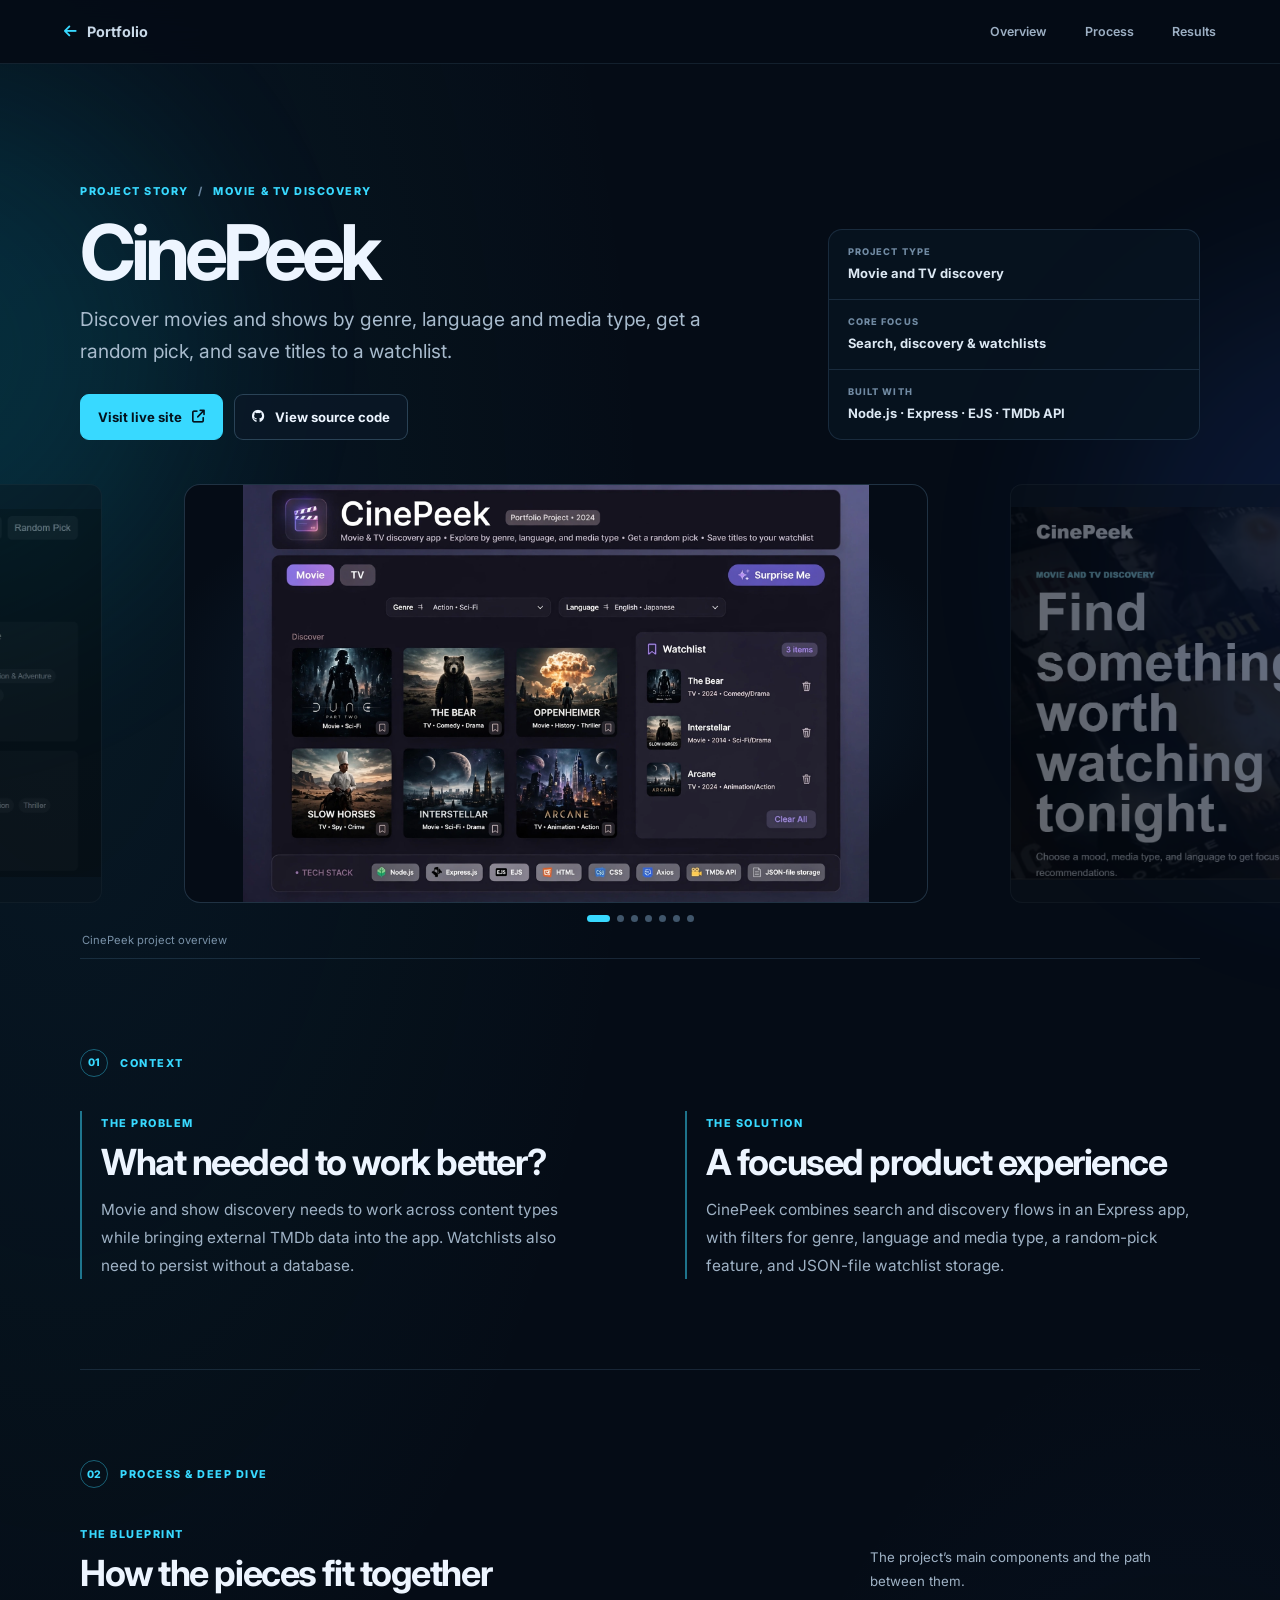
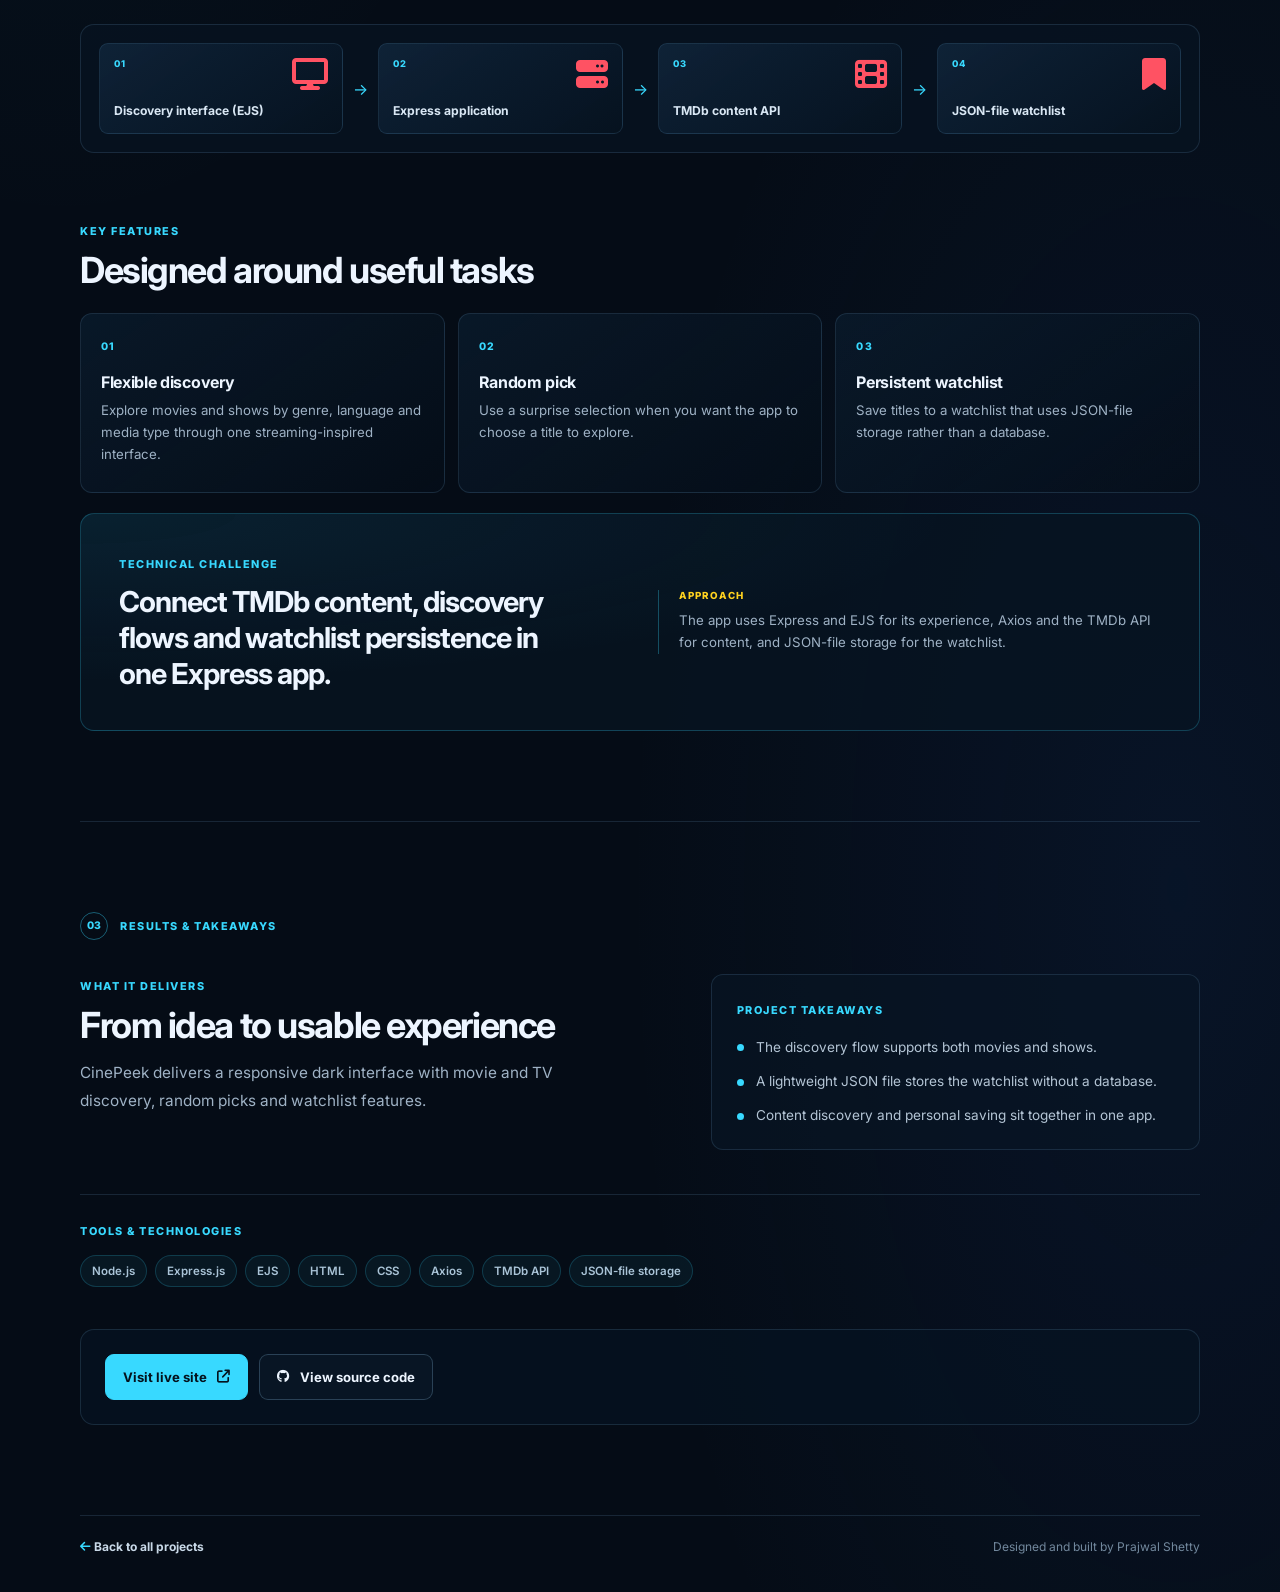
<file: cinepeek.html>
<!doctype html>
<html lang="en">

<head>
  <meta charset="UTF-8" />
  <meta name="viewport" content="width=device-width, initial-scale=1.0" />
  <meta name="description"
    content="Discover movies and shows by genre, language and media type, get a random pick, and save titles to a watchlist." />
  <meta name="theme-color" content="#06101d" />
  <title>CinePeek | Prajwal Shetty</title>
  <link rel="preconnect" href="https://fonts.googleapis.com" />
  <link rel="preconnect" href="https://fonts.gstatic.com" crossorigin />
  <link href="https://fonts.googleapis.com/css2?family=Inter:wght@400;500;600;700;800&display=swap" rel="stylesheet" />
  <link rel="stylesheet" href="https://cdnjs.cloudflare.com/ajax/libs/font-awesome/6.5.2/css/all.min.css" />
  <link rel="stylesheet" href="project-detail.css" />
</head>

<body>
  <div class="detail-page-glow detail-page-glow-a" aria-hidden="true"></div>
  <div class="detail-page-glow detail-page-glow-b" aria-hidden="true"></div>
  <nav class="project-detail-nav" aria-label="Project page navigation">
    <a class="back-to-portfolio" href="index.html#project"><i class="fa-solid fa-arrow-left"
        aria-hidden="true"></i><span>Portfolio</span></a>
    <div class="detail-nav-links"><a href="#overview">Overview</a><a href="#process">Process</a><a
        href="#results">Results</a></div>
  </nav>
  <main class="project-detail-main">
    <header class="detail-hero" id="overview">
      <div class="detail-hero-copy"><span class="detail-eyebrow">PROJECT STORY <span>/</span> MOVIE &amp; TV
          DISCOVERY</span>
        <h1>CinePeek</h1>
        <p class="detail-subtitle">Discover movies and shows by genre, language and media type, get a random pick, and
          save titles to a watchlist.</p>
        <div class="detail-hero-actions">
          <a class="detail-button primary" href="https://cinepeek.onrender.com" target="_blank" rel="noopener">Visit
            live site <i class="fa-solid fa-arrow-up-right-from-square" aria-hidden="true"></i></a>
          <a class="detail-button secondary" href="https://github.com/PrajwalShetty-114/CinePeek" target="_blank"
            rel="noopener"><i class="fa-brands fa-github" aria-hidden="true"></i> View source code</a>
        </div>
      </div>
      <div class="detail-meta" aria-label="Project overview">
        <div><span>PROJECT TYPE</span><b>Movie and TV discovery</b></div>
        <div><span>CORE FOCUS</span><b>Search, discovery &amp; watchlists</b></div>
        <div><span>BUILT WITH</span><b>Node.js · Express · EJS · TMDb API</b></div>
      </div>
    </header>
    <figure class="detail-hero-visual" data-project-carousel="cinepeek">
      <div class="detail-carousel-stage">
        <img class="carousel-preview carousel-preview-previous" data-carousel-previous-preview alt="" aria-hidden="true" />
        <button class="detail-image-trigger" type="button" data-lightbox-trigger
        aria-label="Enlarge project screenshot"><img src="assets/CinePeek.jpg"
          alt="CinePeek movie and TV discovery dashboard with genre filters and a watchlist"
          fetchpriority="high" /><span class="image-expand-hint"><i
            class="fa-solid fa-up-right-and-down-left-from-center" aria-hidden="true"></i> View full
          image</span></button>
        <img class="carousel-preview carousel-preview-next" data-carousel-next-preview alt="" aria-hidden="true" />
      </div>
      <div class="detail-carousel-controls" aria-label="Project screenshots">
        <div class="carousel-pagination" data-carousel-pagination></div>
      </div>
      <figcaption>Movie &amp; TV Discovery · project interface</figcaption>
    </figure>
    <section class="detail-section" id="context">
      <div class="detail-section-label"><span>01</span> CONTEXT</div>
      <div class="detail-context-grid">
        <article><span class="detail-overline">THE PROBLEM</span>
          <h2>What needed to work better?</h2>
          <p>Movie and show discovery needs to work across content types while bringing external TMDb data into the app.
            Watchlists also need to persist without a database.</p>
        </article>
        <article><span class="detail-overline">THE SOLUTION</span>
          <h2>A focused product experience</h2>
          <p>CinePeek combines search and discovery flows in an Express app, with filters for genre, language and media
            type, a random-pick feature, and JSON-file watchlist storage.</p>
        </article>
      </div>
    </section>
    <section class="detail-section" id="process">
      <div class="detail-section-label"><span>02</span> PROCESS &amp; DEEP DIVE</div>
      <div class="detail-section-heading">
        <div><span class="detail-overline">THE BLUEPRINT</span>
          <h2>How the pieces fit together</h2>
        </div>
        <p>The project’s main components and the path between them.</p>
      </div>
      <div class="detail-flow" aria-label="Project component flow">
        <div class="detail-flow-node"><span>01</span><i class="fa-solid fa-display" aria-hidden="true"></i><b>Discovery interface (EJS)</b></div><span
          class="detail-flow-arrow" aria-hidden="true">→</span>
        <div class="detail-flow-node"><span>02</span><i class="fa-solid fa-server" aria-hidden="true"></i><b>Express application</b></div><span class="detail-flow-arrow"
          aria-hidden="true">→</span>
        <div class="detail-flow-node"><span>03</span><i class="fa-solid fa-film" aria-hidden="true"></i><b>TMDb content API</b></div><span class="detail-flow-arrow"
          aria-hidden="true">→</span>
        <div class="detail-flow-node"><span>04</span><i class="fa-solid fa-bookmark" aria-hidden="true"></i><b>JSON-file watchlist</b></div>
      </div>
      <div class="detail-feature-heading"><span class="detail-overline">KEY FEATURES</span>
        <h2>Designed around useful tasks</h2>
      </div>
      <div class="detail-feature-grid">
        <article class="detail-feature"><span class="detail-feature-number">01</span>
          <h3>Flexible discovery</h3>
          <p>Explore movies and shows by genre, language and media type through one streaming-inspired interface.</p>
        </article>
        <article class="detail-feature"><span class="detail-feature-number">02</span>
          <h3>Random pick</h3>
          <p>Use a surprise selection when you want the app to choose a title to explore.</p>
        </article>
        <article class="detail-feature"><span class="detail-feature-number">03</span>
          <h3>Persistent watchlist</h3>
          <p>Save titles to a watchlist that uses JSON-file storage rather than a database.</p>
        </article>
      </div>
      <article class="detail-challenge">
        <div><span class="detail-overline">TECHNICAL CHALLENGE</span>
          <h2>Connect TMDb content, discovery flows and watchlist persistence in one Express app.</h2>
        </div>
        <div class="detail-approach"><span>APPROACH</span>
          <p>The app uses Express and EJS for its experience, Axios and the TMDb API for content, and JSON-file storage
            for the watchlist.</p>
        </div>
      </article>
    </section>
    <section class="detail-section detail-results" id="results">
      <div class="detail-section-label"><span>03</span> RESULTS &amp; TAKEAWAYS</div>
      <div class="detail-results-grid">
        <article class="detail-result-copy"><span class="detail-overline">WHAT IT DELIVERS</span>
          <h2>From idea to usable experience</h2>
          <p>CinePeek delivers a responsive dark interface with movie and TV discovery, random picks and watchlist
            features.</p>
        </article>
        <article class="detail-takeaway"><span class="detail-overline">PROJECT TAKEAWAYS</span>
          <ul>
            <li>The discovery flow supports both movies and shows.</li>
            <li>A lightweight JSON file stores the watchlist without a database.</li>
            <li>Content discovery and personal saving sit together in one app.</li>
          </ul>
        </article>
      </div>
      <div class="detail-stack"><span class="detail-overline">TOOLS &amp; TECHNOLOGIES</span>
        <div class="detail-tags">
          <span>Node.js</span><span>Express.js</span><span>EJS</span><span>HTML</span><span>CSS</span><span>Axios</span><span>TMDb
            API</span><span>JSON-file storage</span></div>
      </div>
      <div class="detail-bottom-links">
        <div class="detail-hero-actions">
          <a class="detail-button primary" href="https://cinepeek.onrender.com" target="_blank" rel="noopener">Visit
            live site <i class="fa-solid fa-arrow-up-right-from-square" aria-hidden="true"></i></a>
          <a class="detail-button secondary" href="https://github.com/PrajwalShetty-114/CinePeek" target="_blank"
            rel="noopener"><i class="fa-brands fa-github" aria-hidden="true"></i> View source code</a>
        </div>
      </div>
    </section>
  </main>
  <footer class="project-detail-footer"><a href="index.html#project"><i class="fa-solid fa-arrow-left"
        aria-hidden="true"></i> Back to all projects</a><span>Designed and built by Prajwal Shetty</span></footer>
  <dialog class="project-lightbox" id="projectLightbox" aria-label="Enlarged project screenshot"><button type="button"
      class="lightbox-close" data-lightbox-close aria-label="Close enlarged image"><i class="fa-solid fa-xmark"
        aria-hidden="true"></i></button><img src="assets/CinePeek.jpg"
      alt="CinePeek movie and TV discovery dashboard with genre filters and a watchlist" /></dialog>
  <script src="project-detail.js" defer></script>
</body>

</html>
</file>
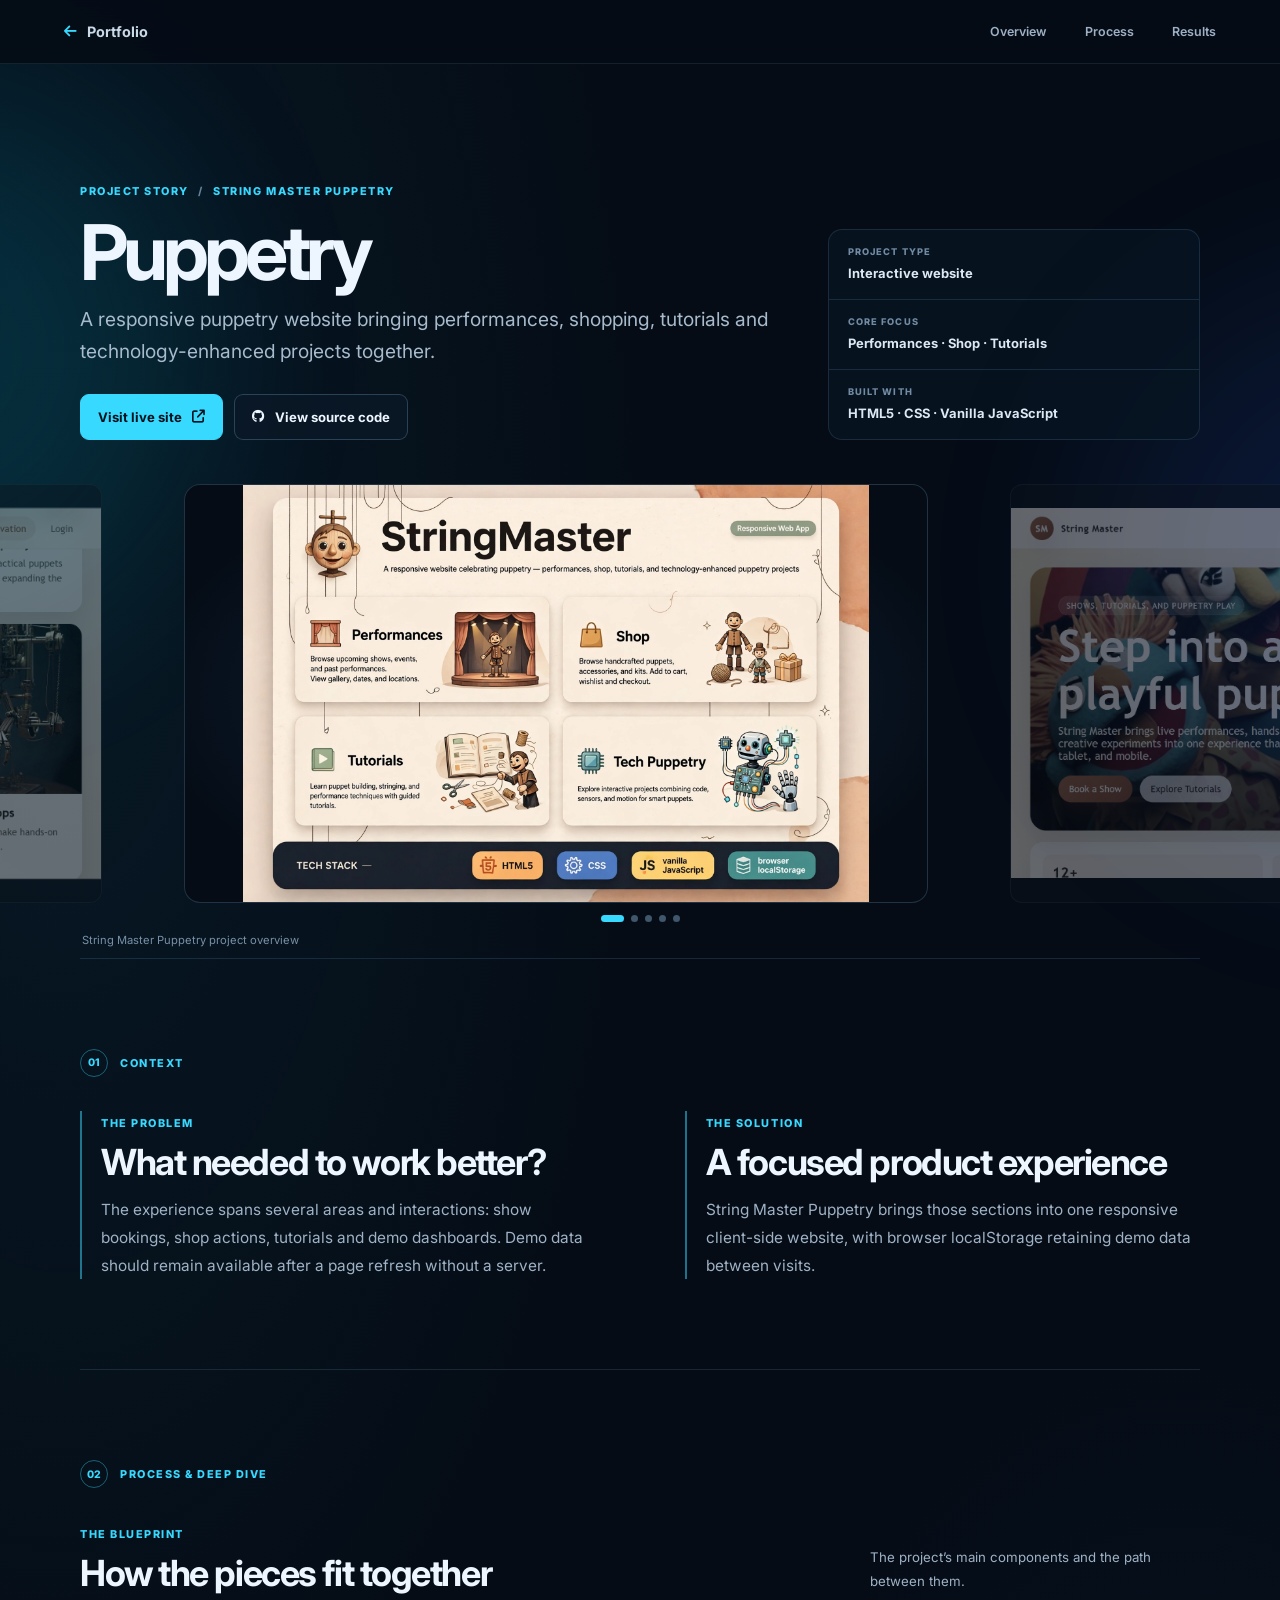
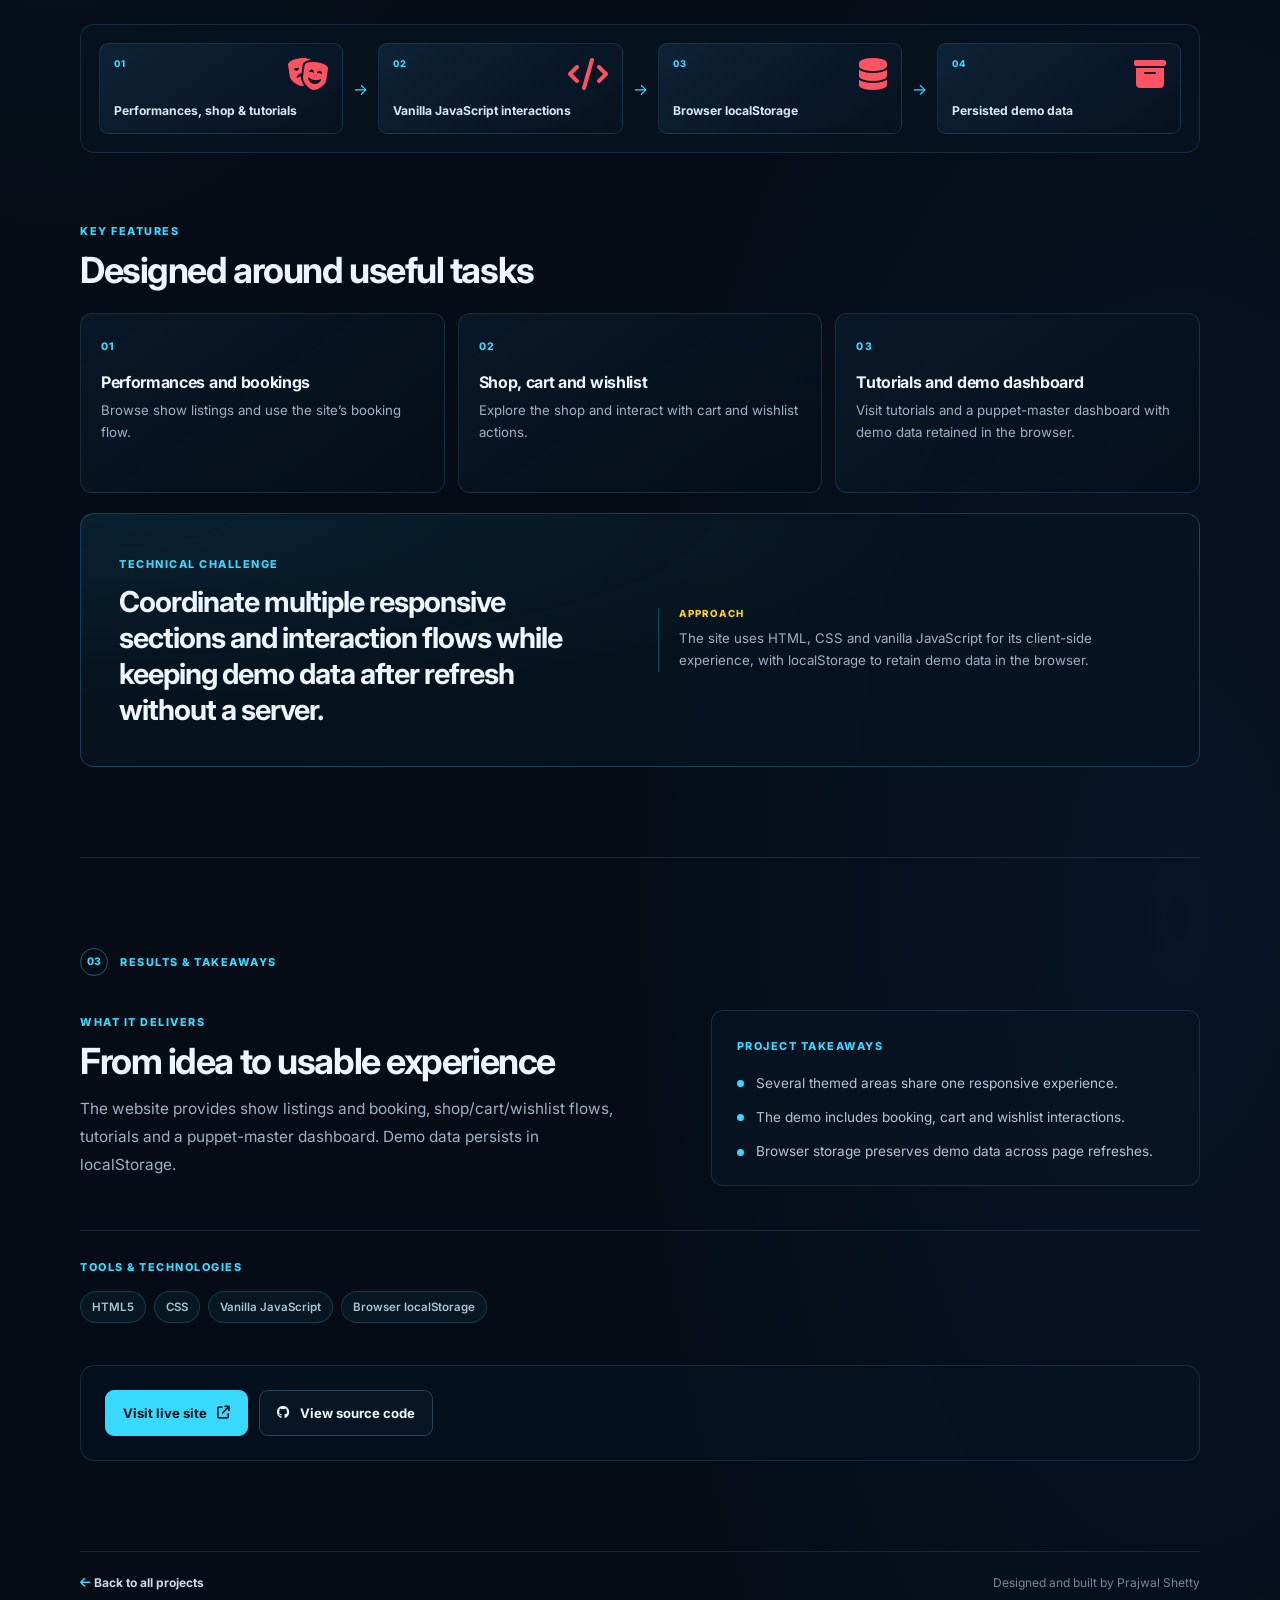
<file: puppetry.html>
<!doctype html>
<html lang="en">
<head>
  <meta charset="UTF-8" />
  <meta name="viewport" content="width=device-width, initial-scale=1.0" />
  <meta name="description" content="A responsive puppetry website bringing performances, shopping, tutorials and technology-enhanced projects together." />
  <meta name="theme-color" content="#06101d" />
  <title>Puppetry | Prajwal Shetty</title>
  <link rel="preconnect" href="https://fonts.googleapis.com" />
  <link rel="preconnect" href="https://fonts.gstatic.com" crossorigin />
  <link href="https://fonts.googleapis.com/css2?family=Inter:wght@400;500;600;700;800&display=swap" rel="stylesheet" />
  <link rel="stylesheet" href="https://cdnjs.cloudflare.com/ajax/libs/font-awesome/6.5.2/css/all.min.css" />
  <link rel="stylesheet" href="project-detail.css" />
</head>
<body>
  <div class="detail-page-glow detail-page-glow-a" aria-hidden="true"></div><div class="detail-page-glow detail-page-glow-b" aria-hidden="true"></div>
  <nav class="project-detail-nav" aria-label="Project page navigation">
    <a class="back-to-portfolio" href="index.html#project"><i class="fa-solid fa-arrow-left" aria-hidden="true"></i><span>Portfolio</span></a>
    <div class="detail-nav-links"><a href="#overview">Overview</a><a href="#process">Process</a><a href="#results">Results</a></div>
  </nav>
  <main class="project-detail-main">
    <header class="detail-hero" id="overview">
      <div class="detail-hero-copy"><span class="detail-eyebrow">PROJECT STORY <span>/</span> STRING MASTER PUPPETRY</span>
        <h1>Puppetry</h1><p class="detail-subtitle">A responsive puppetry website bringing performances, shopping, tutorials and technology-enhanced projects together.</p><div class="detail-hero-actions">
          <a class="detail-button primary" href="https://prajwalshetty-114.github.io/Puppetries/" target="_blank" rel="noopener">Visit live site <i class="fa-solid fa-arrow-up-right-from-square" aria-hidden="true"></i></a>
          <a class="detail-button secondary" href="https://github.com/PrajwalShetty-114/Puppetries" target="_blank" rel="noopener"><i class="fa-brands fa-github" aria-hidden="true"></i> View source code</a>
        </div>
      </div>
      <div class="detail-meta" aria-label="Project overview">
        <div><span>PROJECT TYPE</span><b>Interactive website</b></div><div><span>CORE FOCUS</span><b>Performances · Shop · Tutorials</b></div><div><span>BUILT WITH</span><b>HTML5 · CSS · Vanilla JavaScript</b></div>
      </div>
    </header>
    <figure class="detail-hero-visual" data-project-carousel="puppetry">
      <div class="detail-carousel-stage">
        <img class="carousel-preview carousel-preview-previous" data-carousel-previous-preview alt="" aria-hidden="true" />
        <button class="detail-image-trigger" type="button" data-lightbox-trigger aria-label="Enlarge project screenshot"><img src="assets/Puppetry.jpg" alt="String Master Puppetry website featuring performances, tutorials, and a puppet-master dashboard" fetchpriority="high" /><span class="image-expand-hint"><i class="fa-solid fa-up-right-and-down-left-from-center" aria-hidden="true"></i> View full image</span></button>
        <img class="carousel-preview carousel-preview-next" data-carousel-next-preview alt="" aria-hidden="true" />
      </div>
      <div class="detail-carousel-controls" aria-label="Project screenshots">
        <div class="carousel-pagination" data-carousel-pagination></div>
      </div>
      <figcaption>String Master Puppetry · project interface</figcaption>
    </figure>
    <section class="detail-section" id="context">
      <div class="detail-section-label"><span>01</span> CONTEXT</div>
      <div class="detail-context-grid"><article><span class="detail-overline">THE PROBLEM</span><h2>What needed to work better?</h2><p>The experience spans several areas and interactions: show bookings, shop actions, tutorials and demo dashboards. Demo data should remain available after a page refresh without a server.</p></article><article><span class="detail-overline">THE SOLUTION</span><h2>A focused product experience</h2><p>String Master Puppetry brings those sections into one responsive client-side website, with browser localStorage retaining demo data between visits.</p></article></div>
    </section>
    <section class="detail-section" id="process">
      <div class="detail-section-label"><span>02</span> PROCESS &amp; DEEP DIVE</div>
      <div class="detail-section-heading"><div><span class="detail-overline">THE BLUEPRINT</span><h2>How the pieces fit together</h2></div><p>The project’s main components and the path between them.</p></div>
      <div class="detail-flow" aria-label="Project component flow"><div class="detail-flow-node"><span>01</span><i class="fa-solid fa-masks-theater" aria-hidden="true"></i><b>Performances, shop &amp; tutorials</b></div><span class="detail-flow-arrow" aria-hidden="true">→</span><div class="detail-flow-node"><span>02</span><i class="fa-solid fa-code" aria-hidden="true"></i><b>Vanilla JavaScript interactions</b></div><span class="detail-flow-arrow" aria-hidden="true">→</span><div class="detail-flow-node"><span>03</span><i class="fa-solid fa-database" aria-hidden="true"></i><b>Browser localStorage</b></div><span class="detail-flow-arrow" aria-hidden="true">→</span><div class="detail-flow-node"><span>04</span><i class="fa-solid fa-box-archive" aria-hidden="true"></i><b>Persisted demo data</b></div></div>
      <div class="detail-feature-heading"><span class="detail-overline">KEY FEATURES</span><h2>Designed around useful tasks</h2></div>
      <div class="detail-feature-grid"><article class="detail-feature"><span class="detail-feature-number">01</span><h3>Performances and bookings</h3><p>Browse show listings and use the site’s booking flow.</p></article><article class="detail-feature"><span class="detail-feature-number">02</span><h3>Shop, cart and wishlist</h3><p>Explore the shop and interact with cart and wishlist actions.</p></article><article class="detail-feature"><span class="detail-feature-number">03</span><h3>Tutorials and demo dashboard</h3><p>Visit tutorials and a puppet-master dashboard with demo data retained in the browser.</p></article></div>
      <article class="detail-challenge"><div><span class="detail-overline">TECHNICAL CHALLENGE</span><h2>Coordinate multiple responsive sections and interaction flows while keeping demo data after refresh without a server.</h2></div><div class="detail-approach"><span>APPROACH</span><p>The site uses HTML, CSS and vanilla JavaScript for its client-side experience, with localStorage to retain demo data in the browser.</p></div></article>
    </section>
    <section class="detail-section detail-results" id="results">
      <div class="detail-section-label"><span>03</span> RESULTS &amp; TAKEAWAYS</div>
      <div class="detail-results-grid"><article class="detail-result-copy"><span class="detail-overline">WHAT IT DELIVERS</span><h2>From idea to usable experience</h2><p>The website provides show listings and booking, shop/cart/wishlist flows, tutorials and a puppet-master dashboard. Demo data persists in localStorage.</p></article><article class="detail-takeaway"><span class="detail-overline">PROJECT TAKEAWAYS</span><ul><li>Several themed areas share one responsive experience.</li><li>The demo includes booking, cart and wishlist interactions.</li><li>Browser storage preserves demo data across page refreshes.</li></ul></article></div>
      <div class="detail-stack"><span class="detail-overline">TOOLS &amp; TECHNOLOGIES</span><div class="detail-tags"><span>HTML5</span><span>CSS</span><span>Vanilla JavaScript</span><span>Browser localStorage</span></div></div>
      <div class="detail-bottom-links"><div class="detail-hero-actions">
          <a class="detail-button primary" href="https://prajwalshetty-114.github.io/Puppetries/" target="_blank" rel="noopener">Visit live site <i class="fa-solid fa-arrow-up-right-from-square" aria-hidden="true"></i></a>
          <a class="detail-button secondary" href="https://github.com/PrajwalShetty-114/Puppetries" target="_blank" rel="noopener"><i class="fa-brands fa-github" aria-hidden="true"></i> View source code</a>
        </div></div>
    </section>
  </main>
  <footer class="project-detail-footer"><a href="index.html#project"><i class="fa-solid fa-arrow-left" aria-hidden="true"></i> Back to all projects</a><span>Designed and built by Prajwal Shetty</span></footer>
  <dialog class="project-lightbox" id="projectLightbox" aria-label="Enlarged project screenshot"><button type="button" class="lightbox-close" data-lightbox-close aria-label="Close enlarged image"><i class="fa-solid fa-xmark" aria-hidden="true"></i></button><img src="assets/Puppetry.jpg" alt="String Master Puppetry website featuring performances, tutorials, and a puppet-master dashboard" /></dialog>
  <script src="project-detail.js" defer></script>
</body>
</html>
</file>
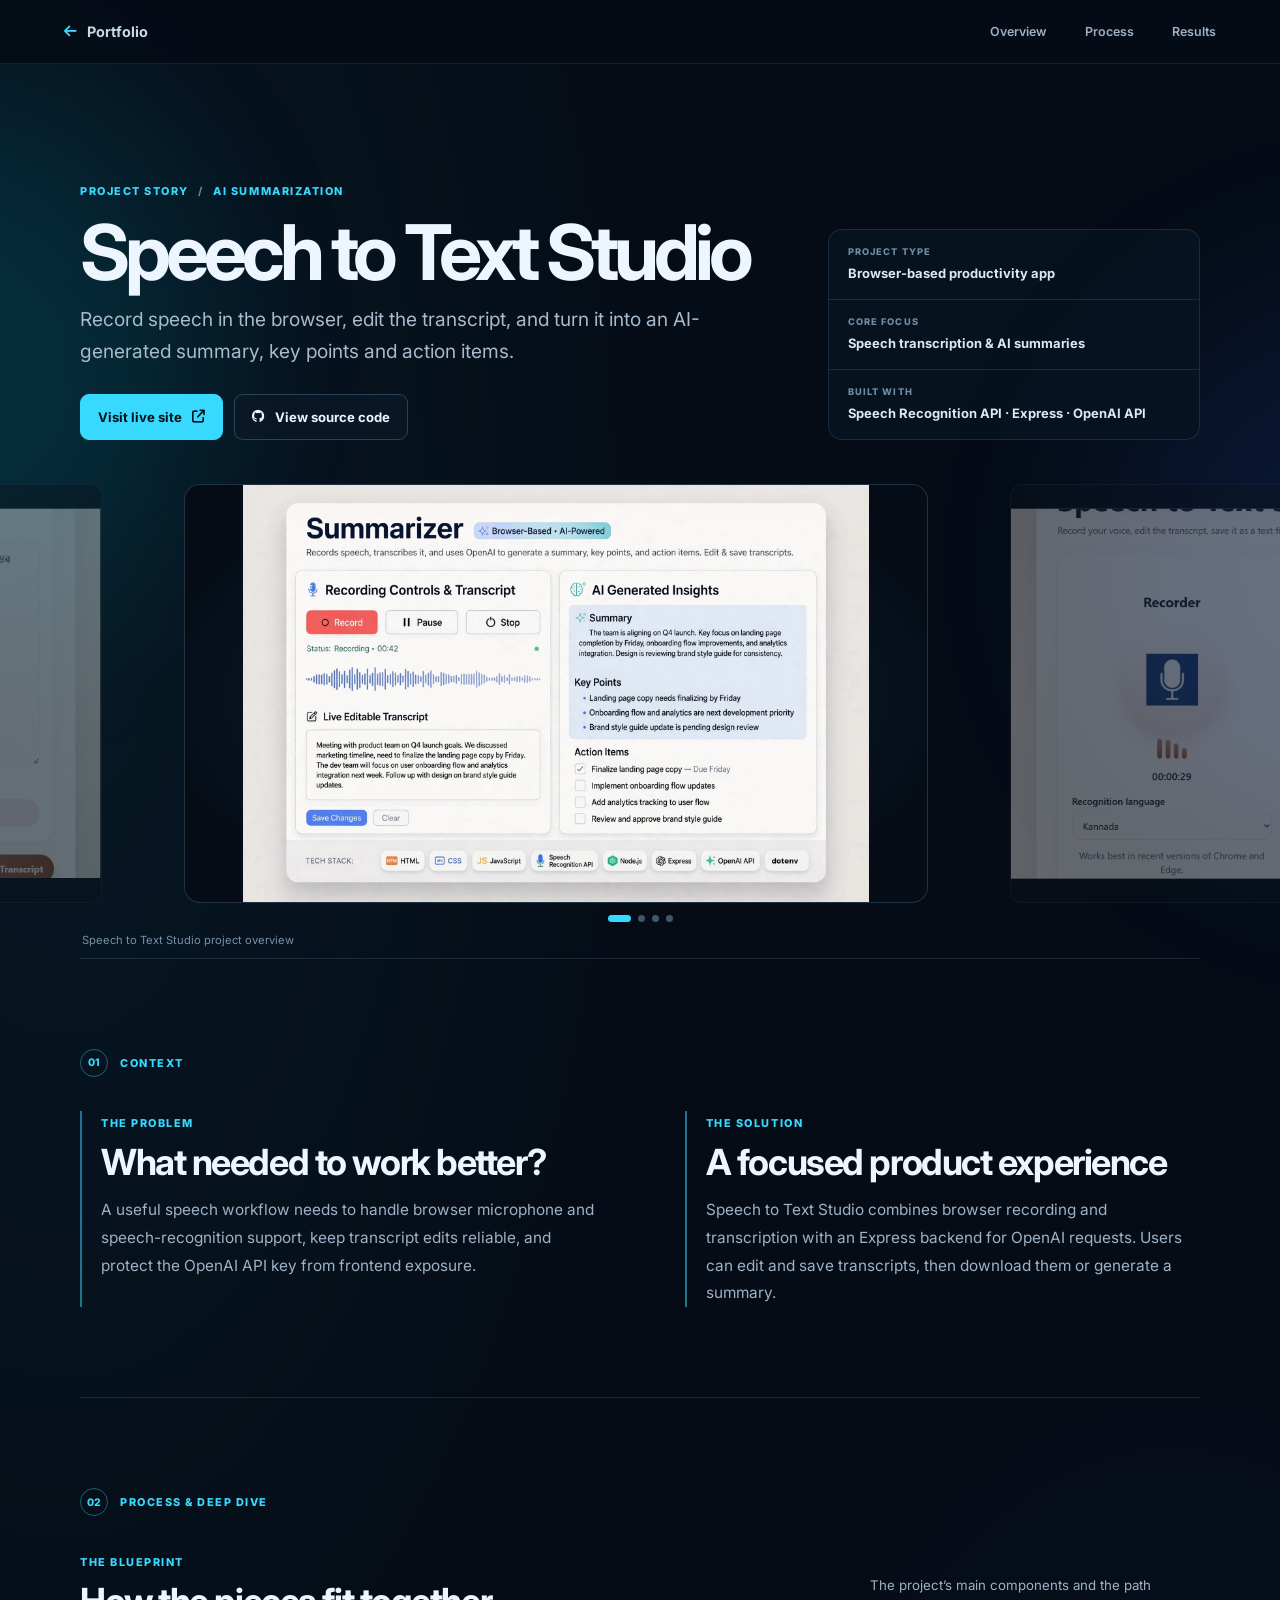
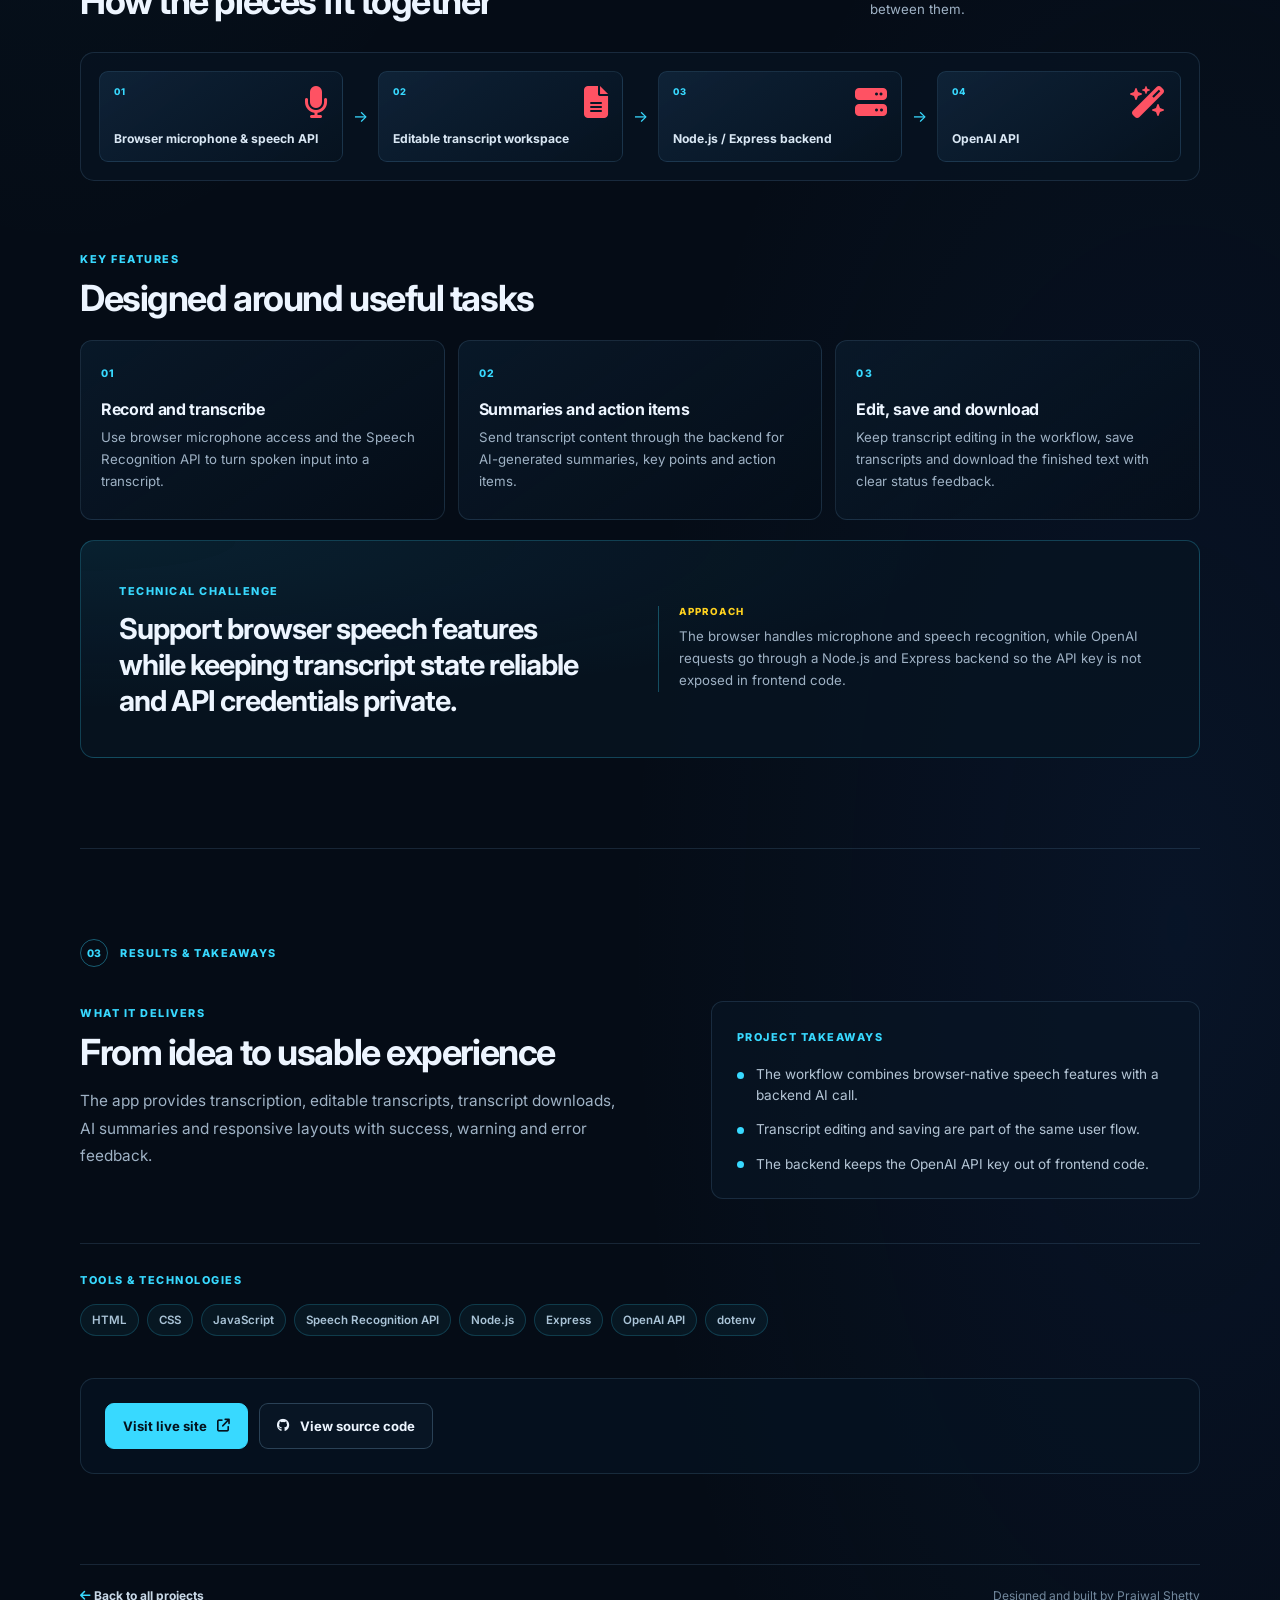
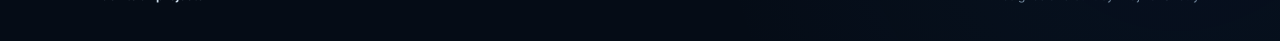
<file: speech-to-text-studio.html>
<!doctype html>
<html lang="en">
<head>
  <meta charset="UTF-8" />
  <meta name="viewport" content="width=device-width, initial-scale=1.0" />
  <meta name="description" content="Record speech in the browser, edit the transcript, and turn it into an AI-generated summary, key points and action items." />
  <meta name="theme-color" content="#06101d" />
  <title>Speech to Text Studio | Prajwal Shetty</title>
  <link rel="preconnect" href="https://fonts.googleapis.com" />
  <link rel="preconnect" href="https://fonts.gstatic.com" crossorigin />
  <link href="https://fonts.googleapis.com/css2?family=Inter:wght@400;500;600;700;800&display=swap" rel="stylesheet" />
  <link rel="stylesheet" href="https://cdnjs.cloudflare.com/ajax/libs/font-awesome/6.5.2/css/all.min.css" />
  <link rel="stylesheet" href="project-detail.css" />
</head>
<body>
  <div class="detail-page-glow detail-page-glow-a" aria-hidden="true"></div><div class="detail-page-glow detail-page-glow-b" aria-hidden="true"></div>
  <nav class="project-detail-nav" aria-label="Project page navigation">
    <a class="back-to-portfolio" href="index.html#project"><i class="fa-solid fa-arrow-left" aria-hidden="true"></i><span>Portfolio</span></a>
    <div class="detail-nav-links"><a href="#overview">Overview</a><a href="#process">Process</a><a href="#results">Results</a></div>
  </nav>
  <main class="project-detail-main">
    <header class="detail-hero" id="overview">
      <div class="detail-hero-copy"><span class="detail-eyebrow">PROJECT STORY <span>/</span> AI SUMMARIZATION</span>
        <h1>Speech to Text Studio</h1><p class="detail-subtitle">Record speech in the browser, edit the transcript, and turn it into an AI-generated summary, key points and action items.</p><div class="detail-hero-actions">
          <a class="detail-button primary" href="https://speech-to-text-studio.onrender.com" target="_blank" rel="noopener">Visit live site <i class="fa-solid fa-arrow-up-right-from-square" aria-hidden="true"></i></a>
          <a class="detail-button secondary" href="https://github.com/PrajwalShetty-114/Mini_Project_Final" target="_blank" rel="noopener"><i class="fa-brands fa-github" aria-hidden="true"></i> View source code</a>
        </div>
      </div>
      <div class="detail-meta" aria-label="Project overview">
        <div><span>PROJECT TYPE</span><b>Browser-based productivity app</b></div><div><span>CORE FOCUS</span><b>Speech transcription &amp; AI summaries</b></div><div><span>BUILT WITH</span><b>Speech Recognition API · Express · OpenAI API</b></div>
      </div>
    </header>
    <figure class="detail-hero-visual" data-project-carousel="speech">
      <div class="detail-carousel-stage">
        <img class="carousel-preview carousel-preview-previous" data-carousel-previous-preview alt="" aria-hidden="true" />
        <button class="detail-image-trigger" type="button" data-lightbox-trigger aria-label="Enlarge project screenshot"><img src="assets/AI_Summarization.jpg" alt="Speech to Text Studio interface with recording controls, an editable transcript, and AI summary" fetchpriority="high" /><span class="image-expand-hint"><i class="fa-solid fa-up-right-and-down-left-from-center" aria-hidden="true"></i> View full image</span></button>
        <img class="carousel-preview carousel-preview-next" data-carousel-next-preview alt="" aria-hidden="true" />
      </div>
      <div class="detail-carousel-controls" aria-label="Project screenshots">
        <div class="carousel-pagination" data-carousel-pagination></div>
      </div>
      <figcaption>AI Summarization · project interface</figcaption>
    </figure>
    <section class="detail-section" id="context">
      <div class="detail-section-label"><span>01</span> CONTEXT</div>
      <div class="detail-context-grid"><article><span class="detail-overline">THE PROBLEM</span><h2>What needed to work better?</h2><p>A useful speech workflow needs to handle browser microphone and speech-recognition support, keep transcript edits reliable, and protect the OpenAI API key from frontend exposure.</p></article><article><span class="detail-overline">THE SOLUTION</span><h2>A focused product experience</h2><p>Speech to Text Studio combines browser recording and transcription with an Express backend for OpenAI requests. Users can edit and save transcripts, then download them or generate a summary.</p></article></div>
    </section>
    <section class="detail-section" id="process">
      <div class="detail-section-label"><span>02</span> PROCESS &amp; DEEP DIVE</div>
      <div class="detail-section-heading"><div><span class="detail-overline">THE BLUEPRINT</span><h2>How the pieces fit together</h2></div><p>The project’s main components and the path between them.</p></div>
      <div class="detail-flow" aria-label="Project component flow"><div class="detail-flow-node"><span>01</span><i class="fa-solid fa-microphone" aria-hidden="true"></i><b>Browser microphone &amp; speech API</b></div><span class="detail-flow-arrow" aria-hidden="true">→</span><div class="detail-flow-node"><span>02</span><i class="fa-solid fa-file-lines" aria-hidden="true"></i><b>Editable transcript workspace</b></div><span class="detail-flow-arrow" aria-hidden="true">→</span><div class="detail-flow-node"><span>03</span><i class="fa-solid fa-server" aria-hidden="true"></i><b>Node.js / Express backend</b></div><span class="detail-flow-arrow" aria-hidden="true">→</span><div class="detail-flow-node"><span>04</span><i class="fa-solid fa-wand-magic-sparkles" aria-hidden="true"></i><b>OpenAI API</b></div></div>
      <div class="detail-feature-heading"><span class="detail-overline">KEY FEATURES</span><h2>Designed around useful tasks</h2></div>
      <div class="detail-feature-grid"><article class="detail-feature"><span class="detail-feature-number">01</span><h3>Record and transcribe</h3><p>Use browser microphone access and the Speech Recognition API to turn spoken input into a transcript.</p></article><article class="detail-feature"><span class="detail-feature-number">02</span><h3>Summaries and action items</h3><p>Send transcript content through the backend for AI-generated summaries, key points and action items.</p></article><article class="detail-feature"><span class="detail-feature-number">03</span><h3>Edit, save and download</h3><p>Keep transcript editing in the workflow, save transcripts and download the finished text with clear status feedback.</p></article></div>
      <article class="detail-challenge"><div><span class="detail-overline">TECHNICAL CHALLENGE</span><h2>Support browser speech features while keeping transcript state reliable and API credentials private.</h2></div><div class="detail-approach"><span>APPROACH</span><p>The browser handles microphone and speech recognition, while OpenAI requests go through a Node.js and Express backend so the API key is not exposed in frontend code.</p></div></article>
    </section>
    <section class="detail-section detail-results" id="results">
      <div class="detail-section-label"><span>03</span> RESULTS &amp; TAKEAWAYS</div>
      <div class="detail-results-grid"><article class="detail-result-copy"><span class="detail-overline">WHAT IT DELIVERS</span><h2>From idea to usable experience</h2><p>The app provides transcription, editable transcripts, transcript downloads, AI summaries and responsive layouts with success, warning and error feedback.</p></article><article class="detail-takeaway"><span class="detail-overline">PROJECT TAKEAWAYS</span><ul><li>The workflow combines browser-native speech features with a backend AI call.</li><li>Transcript editing and saving are part of the same user flow.</li><li>The backend keeps the OpenAI API key out of frontend code.</li></ul></article></div>
      <div class="detail-stack"><span class="detail-overline">TOOLS &amp; TECHNOLOGIES</span><div class="detail-tags"><span>HTML</span><span>CSS</span><span>JavaScript</span><span>Speech Recognition API</span><span>Node.js</span><span>Express</span><span>OpenAI API</span><span>dotenv</span></div></div>
      <div class="detail-bottom-links"><div class="detail-hero-actions">
          <a class="detail-button primary" href="https://speech-to-text-studio.onrender.com" target="_blank" rel="noopener">Visit live site <i class="fa-solid fa-arrow-up-right-from-square" aria-hidden="true"></i></a>
          <a class="detail-button secondary" href="https://github.com/PrajwalShetty-114/Mini_Project_Final" target="_blank" rel="noopener"><i class="fa-brands fa-github" aria-hidden="true"></i> View source code</a>
        </div></div>
    </section>
  </main>
  <footer class="project-detail-footer"><a href="index.html#project"><i class="fa-solid fa-arrow-left" aria-hidden="true"></i> Back to all projects</a><span>Designed and built by Prajwal Shetty</span></footer>
  <dialog class="project-lightbox" id="projectLightbox" aria-label="Enlarged project screenshot"><button type="button" class="lightbox-close" data-lightbox-close aria-label="Close enlarged image"><i class="fa-solid fa-xmark" aria-hidden="true"></i></button><img src="assets/AI_Summarization.jpg" alt="Speech to Text Studio interface with recording controls, an editable transcript, and AI summary" /></dialog>
  <script src="project-detail.js" defer></script>
</body>
</html>
</file>
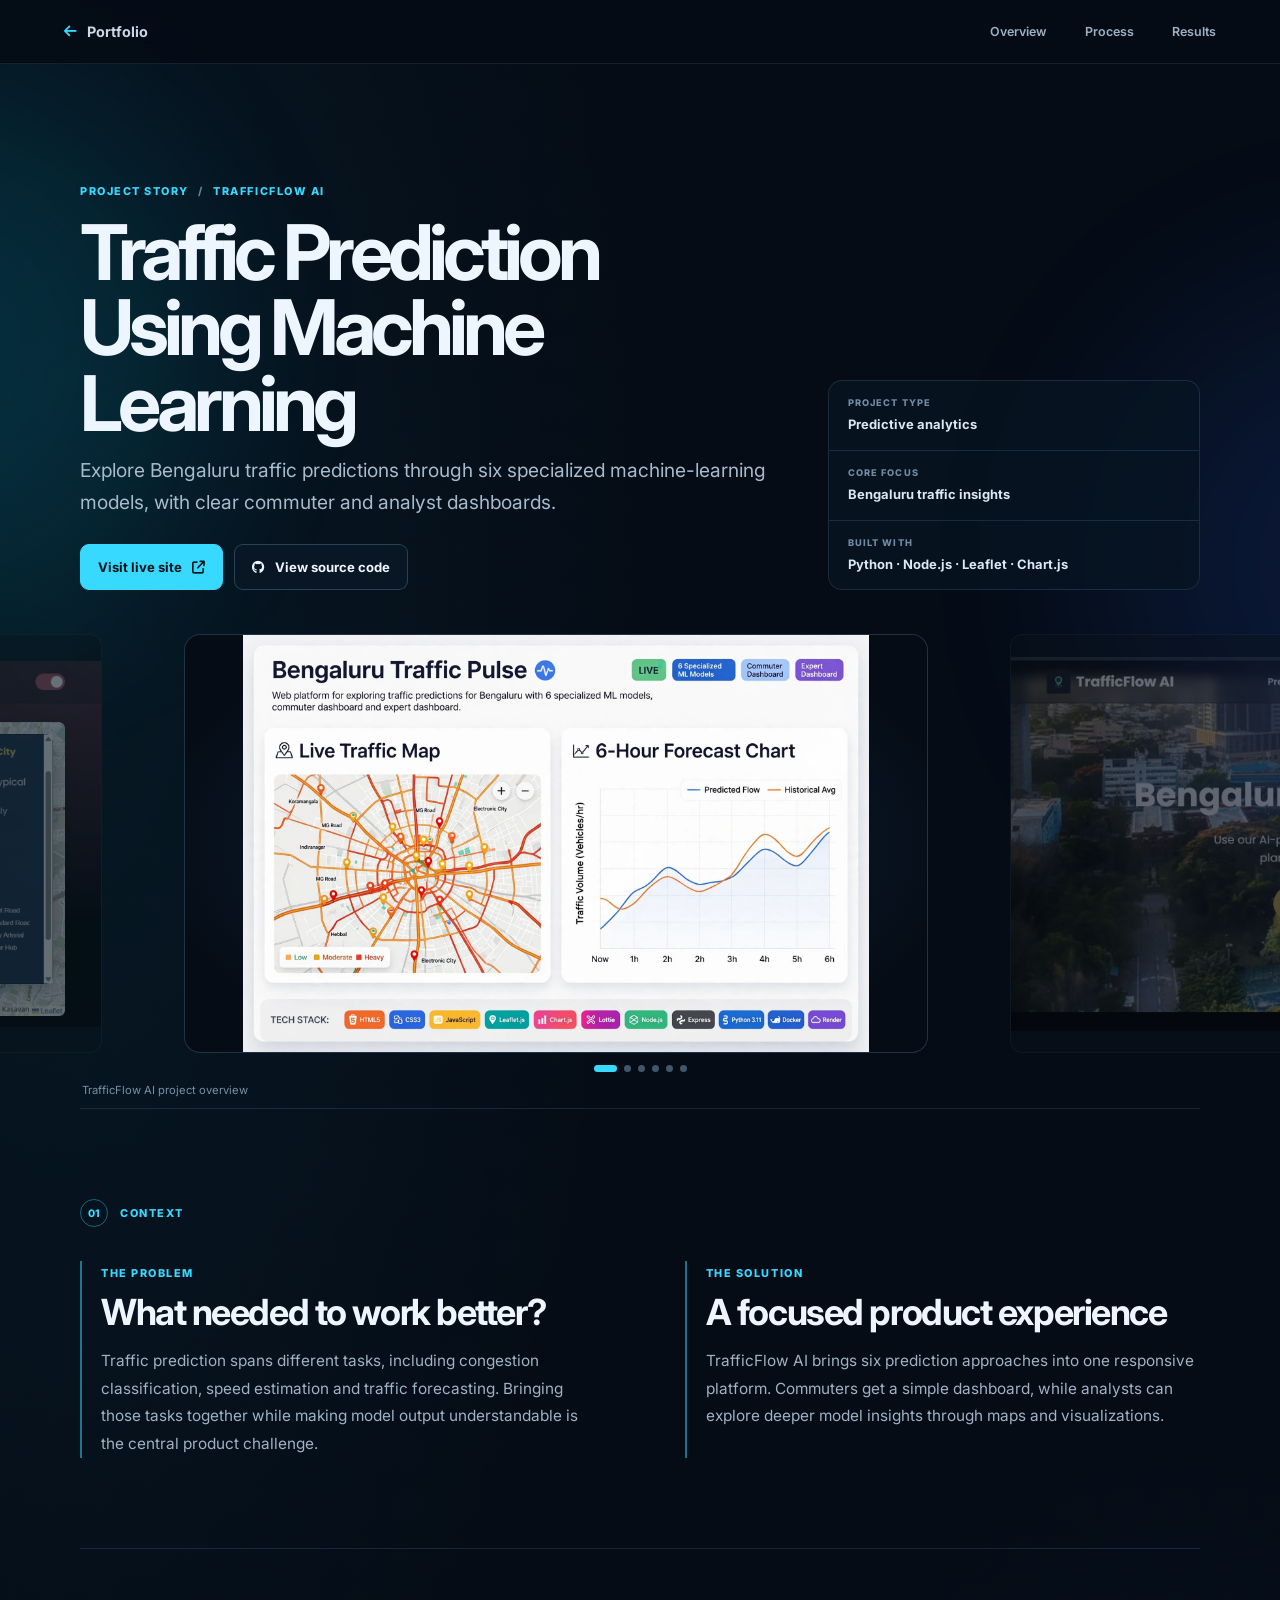
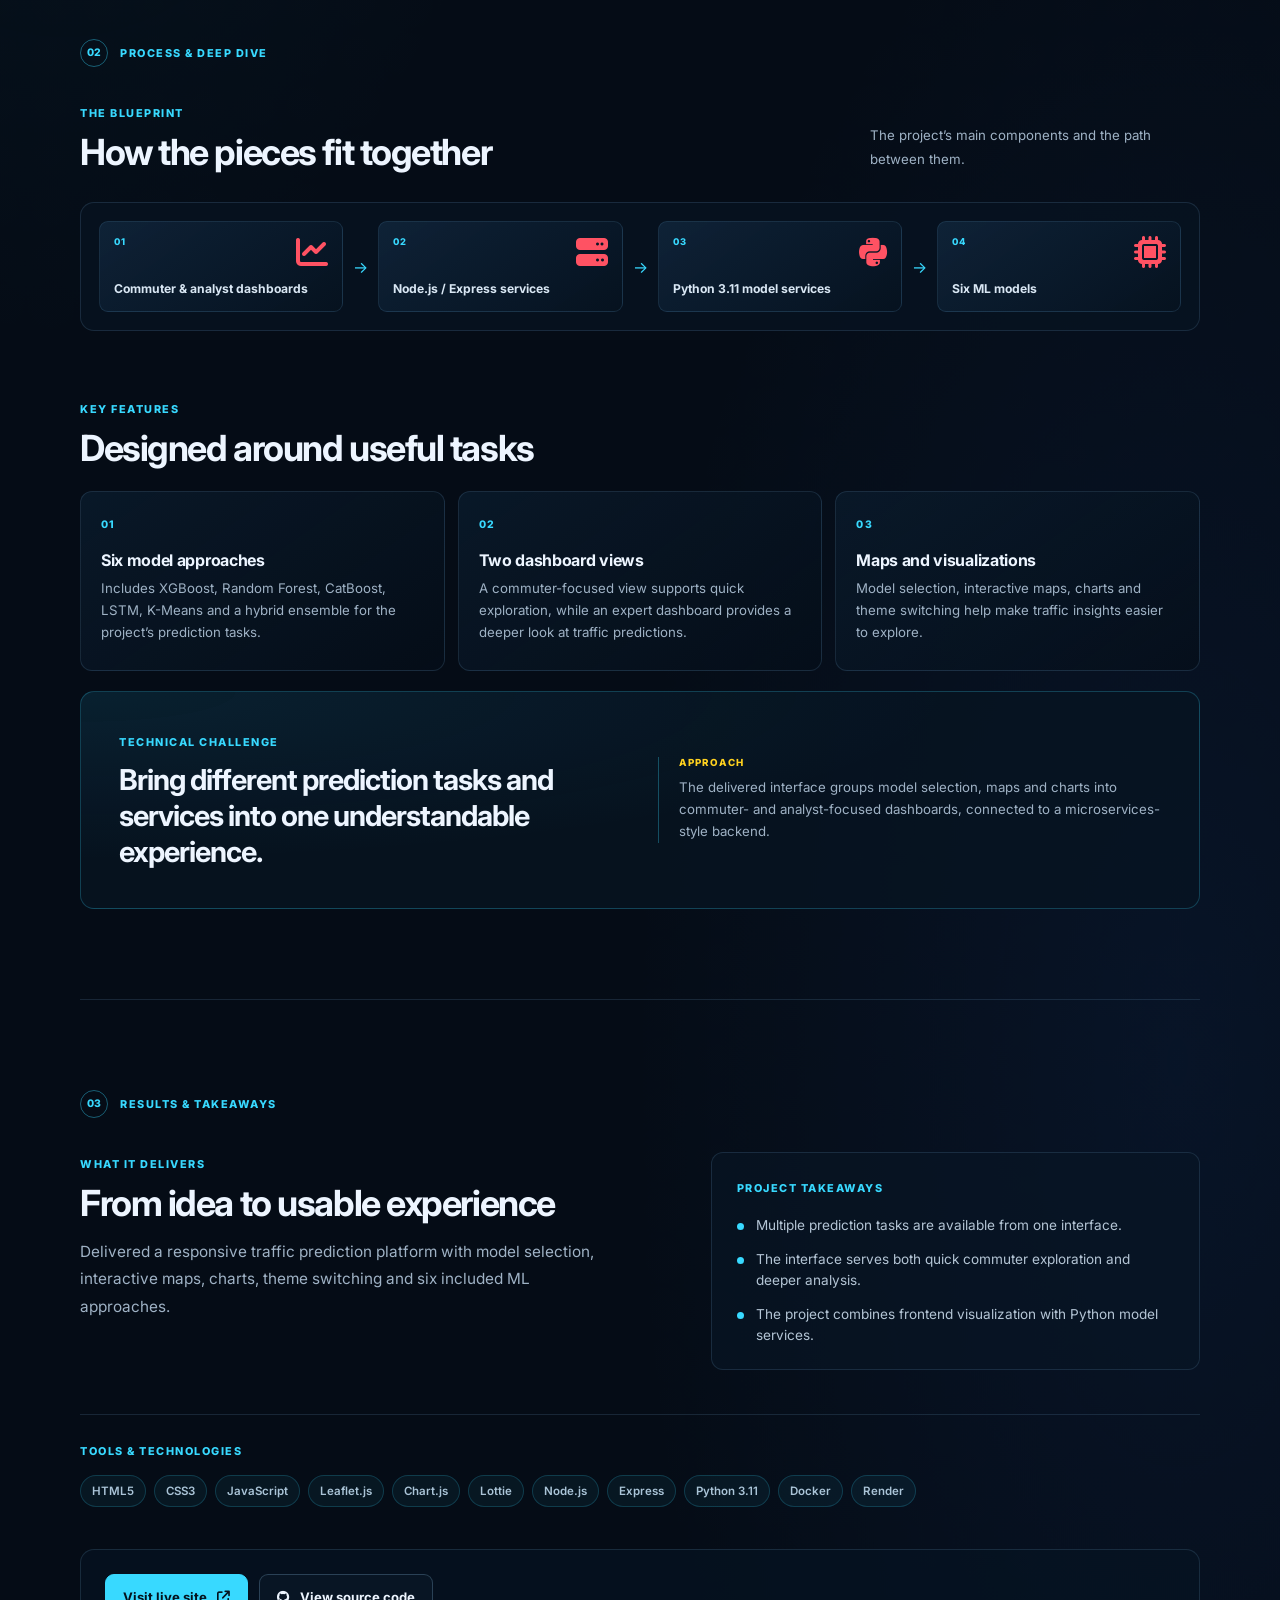
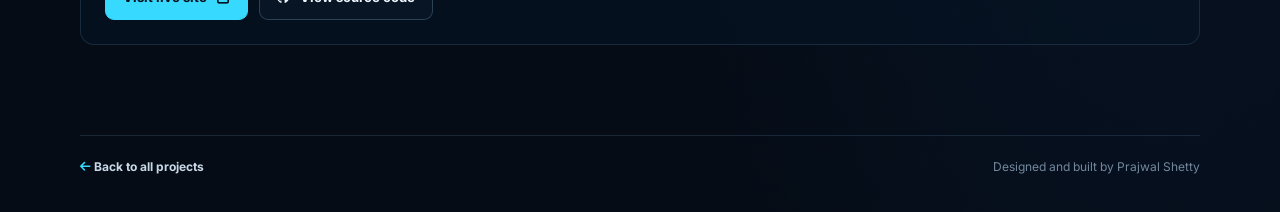
<file: trafficflow-ai.html>
<!doctype html>
<html lang="en">
<head>
  <meta charset="UTF-8" />
  <meta name="viewport" content="width=device-width, initial-scale=1.0" />
  <meta name="description" content="Explore Bengaluru traffic predictions through six specialized machine-learning models, with clear commuter and analyst dashboards." />
  <meta name="theme-color" content="#06101d" />
  <title>Traffic Prediction Using Machine Learning | Prajwal Shetty</title>
  <link rel="preconnect" href="https://fonts.googleapis.com" />
  <link rel="preconnect" href="https://fonts.gstatic.com" crossorigin />
  <link href="https://fonts.googleapis.com/css2?family=Inter:wght@400;500;600;700;800&display=swap" rel="stylesheet" />
  <link rel="stylesheet" href="https://cdnjs.cloudflare.com/ajax/libs/font-awesome/6.5.2/css/all.min.css" />
  <link rel="stylesheet" href="project-detail.css" />
</head>
<body>
  <div class="detail-page-glow detail-page-glow-a" aria-hidden="true"></div><div class="detail-page-glow detail-page-glow-b" aria-hidden="true"></div>
  <nav class="project-detail-nav" aria-label="Project page navigation">
    <a class="back-to-portfolio" href="index.html#project"><i class="fa-solid fa-arrow-left" aria-hidden="true"></i><span>Portfolio</span></a>
    <div class="detail-nav-links"><a href="#overview">Overview</a><a href="#process">Process</a><a href="#results">Results</a></div>
  </nav>
  <main class="project-detail-main">
    <header class="detail-hero" id="overview">
      <div class="detail-hero-copy"><span class="detail-eyebrow">PROJECT STORY <span>/</span> TRAFFICFLOW AI</span>
        <h1>Traffic Prediction Using Machine Learning</h1><p class="detail-subtitle">Explore Bengaluru traffic predictions through six specialized machine-learning models, with clear commuter and analyst dashboards.</p><div class="detail-hero-actions">
          <a class="detail-button primary" href="https://traffic-flow-prediction-frontend.onrender.com" target="_blank" rel="noopener">Visit live site <i class="fa-solid fa-arrow-up-right-from-square" aria-hidden="true"></i></a>
          <a class="detail-button secondary" href="https://github.com/PrajwalShetty-114/Traffic-Flow-Prediction-Frontend" target="_blank" rel="noopener"><i class="fa-brands fa-github" aria-hidden="true"></i> View source code</a>
        </div>
      </div>
      <div class="detail-meta" aria-label="Project overview">
        <div><span>PROJECT TYPE</span><b>Predictive analytics</b></div><div><span>CORE FOCUS</span><b>Bengaluru traffic insights</b></div><div><span>BUILT WITH</span><b>Python · Node.js · Leaflet · Chart.js</b></div>
      </div>
    </header>
    <figure class="detail-hero-visual" data-project-carousel="traffic">
      <div class="detail-carousel-stage">
        <img class="carousel-preview carousel-preview-previous" data-carousel-previous-preview alt="" aria-hidden="true" />
        <button class="detail-image-trigger" type="button" data-lightbox-trigger aria-label="Enlarge project screenshot"><img src="assets/Traffic_Prediction.jpg" alt="TrafficFlow AI traffic prediction dashboard with a Bengaluru map and forecast charts" fetchpriority="high" /><span class="image-expand-hint"><i class="fa-solid fa-up-right-and-down-left-from-center" aria-hidden="true"></i> View full image</span></button>
        <img class="carousel-preview carousel-preview-next" data-carousel-next-preview alt="" aria-hidden="true" />
      </div>
      <div class="detail-carousel-controls" aria-label="Project screenshots">
        <div class="carousel-pagination" data-carousel-pagination></div>
      </div>
      <figcaption>TrafficFlow AI · project interface</figcaption>
    </figure>
    <section class="detail-section" id="context">
      <div class="detail-section-label"><span>01</span> CONTEXT</div>
      <div class="detail-context-grid"><article><span class="detail-overline">THE PROBLEM</span><h2>What needed to work better?</h2><p>Traffic prediction spans different tasks, including congestion classification, speed estimation and traffic forecasting. Bringing those tasks together while making model output understandable is the central product challenge.</p></article><article><span class="detail-overline">THE SOLUTION</span><h2>A focused product experience</h2><p>TrafficFlow AI brings six prediction approaches into one responsive platform. Commuters get a simple dashboard, while analysts can explore deeper model insights through maps and visualizations.</p></article></div>
    </section>
    <section class="detail-section" id="process">
      <div class="detail-section-label"><span>02</span> PROCESS &amp; DEEP DIVE</div>
      <div class="detail-section-heading"><div><span class="detail-overline">THE BLUEPRINT</span><h2>How the pieces fit together</h2></div><p>The project’s main components and the path between them.</p></div>
      <div class="detail-flow" aria-label="Project component flow"><div class="detail-flow-node"><span>01</span><i class="fa-solid fa-chart-line" aria-hidden="true"></i><b>Commuter &amp; analyst dashboards</b></div><span class="detail-flow-arrow" aria-hidden="true">→</span><div class="detail-flow-node"><span>02</span><i class="fa-solid fa-server" aria-hidden="true"></i><b>Node.js / Express services</b></div><span class="detail-flow-arrow" aria-hidden="true">→</span><div class="detail-flow-node"><span>03</span><i class="fa-brands fa-python" aria-hidden="true"></i><b>Python 3.11 model services</b></div><span class="detail-flow-arrow" aria-hidden="true">→</span><div class="detail-flow-node"><span>04</span><i class="fa-solid fa-microchip" aria-hidden="true"></i><b>Six ML models</b></div></div>
      <div class="detail-feature-heading"><span class="detail-overline">KEY FEATURES</span><h2>Designed around useful tasks</h2></div>
      <div class="detail-feature-grid"><article class="detail-feature"><span class="detail-feature-number">01</span><h3>Six model approaches</h3><p>Includes XGBoost, Random Forest, CatBoost, LSTM, K-Means and a hybrid ensemble for the project’s prediction tasks.</p></article><article class="detail-feature"><span class="detail-feature-number">02</span><h3>Two dashboard views</h3><p>A commuter-focused view supports quick exploration, while an expert dashboard provides a deeper look at traffic predictions.</p></article><article class="detail-feature"><span class="detail-feature-number">03</span><h3>Maps and visualizations</h3><p>Model selection, interactive maps, charts and theme switching help make traffic insights easier to explore.</p></article></div>
      <article class="detail-challenge"><div><span class="detail-overline">TECHNICAL CHALLENGE</span><h2>Bring different prediction tasks and services into one understandable experience.</h2></div><div class="detail-approach"><span>APPROACH</span><p>The delivered interface groups model selection, maps and charts into commuter- and analyst-focused dashboards, connected to a microservices-style backend.</p></div></article>
    </section>
    <section class="detail-section detail-results" id="results">
      <div class="detail-section-label"><span>03</span> RESULTS &amp; TAKEAWAYS</div>
      <div class="detail-results-grid"><article class="detail-result-copy"><span class="detail-overline">WHAT IT DELIVERS</span><h2>From idea to usable experience</h2><p>Delivered a responsive traffic prediction platform with model selection, interactive maps, charts, theme switching and six included ML approaches.</p></article><article class="detail-takeaway"><span class="detail-overline">PROJECT TAKEAWAYS</span><ul><li>Multiple prediction tasks are available from one interface.</li><li>The interface serves both quick commuter exploration and deeper analysis.</li><li>The project combines frontend visualization with Python model services.</li></ul></article></div>
      <div class="detail-stack"><span class="detail-overline">TOOLS &amp; TECHNOLOGIES</span><div class="detail-tags"><span>HTML5</span><span>CSS3</span><span>JavaScript</span><span>Leaflet.js</span><span>Chart.js</span><span>Lottie</span><span>Node.js</span><span>Express</span><span>Python 3.11</span><span>Docker</span><span>Render</span></div></div>
      <div class="detail-bottom-links"><div class="detail-hero-actions">
          <a class="detail-button primary" href="https://traffic-flow-prediction-frontend.onrender.com" target="_blank" rel="noopener">Visit live site <i class="fa-solid fa-arrow-up-right-from-square" aria-hidden="true"></i></a>
          <a class="detail-button secondary" href="https://github.com/PrajwalShetty-114/Traffic-Flow-Prediction-Frontend" target="_blank" rel="noopener"><i class="fa-brands fa-github" aria-hidden="true"></i> View source code</a>
        </div></div>
    </section>
  </main>
  <footer class="project-detail-footer"><a href="index.html#project"><i class="fa-solid fa-arrow-left" aria-hidden="true"></i> Back to all projects</a><span>Designed and built by Prajwal Shetty</span></footer>
  <dialog class="project-lightbox" id="projectLightbox" aria-label="Enlarged project screenshot"><button type="button" class="lightbox-close" data-lightbox-close aria-label="Close enlarged image"><i class="fa-solid fa-xmark" aria-hidden="true"></i></button><img src="assets/Traffic_Prediction.jpg" alt="TrafficFlow AI traffic prediction dashboard with a Bengaluru map and forecast charts" /></dialog>
  <script src="project-detail.js" defer></script>
</body>
</html>
</file>
<file: project-detail.css>
/* Shared, responsive project story pages */
:root{color-scheme:dark;--d-bg:#06101d;--d-line:rgba(111,161,198,.18);--d-text:#edf5ff;--d-muted:#9fb2c5;--d-cyan:#38d9ff;--d-yellow:#ffd21f}
*{box-sizing:border-box}html{scroll-behavior:smooth;scroll-padding-top:82px}
body{position:relative;overflow-x:hidden;margin:0;min-height:100vh;background:radial-gradient(ellipse at 5% 18%,rgba(22,155,185,.09),transparent 34%),radial-gradient(ellipse at 92% 78%,rgba(30,90,190,.1),transparent 33%),#050c16;color:var(--d-text);font-family:Inter,system-ui,sans-serif}
.detail-page-glow{position:fixed;z-index:-1;width:34rem;height:34rem;border-radius:50%;filter:blur(100px);opacity:.13;pointer-events:none}.detail-page-glow-a{top:5rem;left:-22rem;background:#05c9ee}.detail-page-glow-b{right:-23rem;bottom:4rem;background:#3268ff}
.project-detail-nav{position:sticky;z-index:20;top:0;display:flex;align-items:center;justify-content:space-between;min-height:64px;padding:0 max(5vw,calc((100vw - 1200px)/2));border-bottom:1px solid rgba(111,161,198,.14);background:rgba(5,12,22,.9);backdrop-filter:blur(16px)}
.project-detail-nav a,.project-detail-footer a{color:#c9d9e8;text-decoration:none}.back-to-portfolio{display:inline-flex;align-items:center;gap:10px;font-size:.9rem;font-weight:700}.back-to-portfolio i,.project-detail-footer a i{color:var(--d-cyan)}.detail-nav-links{display:flex;gap:clamp(16px,3vw,40px)}.detail-nav-links a{color:#9db0c4;font-size:.78rem;font-weight:600}.detail-nav-links a:hover,.project-detail-footer a:hover{color:var(--d-cyan)}
.project-detail-main{width:min(1120px,90vw);margin:0 auto}.detail-hero{display:grid;grid-template-columns:minmax(0,1.3fr) minmax(250px,.7fr);column-gap:56px;row-gap:35px;align-items:end;padding:clamp(64px,9vw,116px) 0 44px}
.detail-eyebrow,.detail-overline,.detail-section-label{color:var(--d-cyan);font-size:.68rem;font-weight:800;letter-spacing:.14em}.detail-eyebrow span{color:#67829b;margin:0 6px}.detail-hero h1{max-width:760px;margin:16px 0 14px;font-size:clamp(2.6rem,6vw,5.6rem);line-height:.98;letter-spacing:-.065em}.detail-subtitle{max-width:700px;margin:0;color:#a8bbcd;font-size:clamp(1rem,1.6vw,1.2rem);line-height:1.65}
.detail-hero-actions{display:flex;flex-wrap:wrap;gap:11px;margin-top:26px}.detail-button{display:inline-flex;min-height:46px;align-items:center;justify-content:center;gap:10px;padding:0 17px;border:1px solid rgba(115,158,190,.32);border-radius:9px;color:var(--d-text);font-size:.82rem;font-weight:700;text-decoration:none;transition:transform .2s,border-color .2s,background .2s}.detail-button:hover{transform:translateY(-2px);border-color:var(--d-cyan)}.detail-button.primary{border-color:var(--d-cyan);background:var(--d-cyan);color:#04121d}.detail-button.primary:hover{background:#75e8ff}.detail-button.secondary{background:rgba(10,24,39,.8)}
.detail-meta{display:grid;grid-template-columns:1fr;border:1px solid var(--d-line);border-radius:14px;background:rgba(7,20,34,.75)}.detail-meta div{display:grid;gap:7px;padding:16px 19px;border-bottom:1px solid var(--d-line)}.detail-meta div:last-child{border:0}.detail-meta span{color:#718ba3;font-size:.58rem;font-weight:800;letter-spacing:.12em}.detail-meta b{color:#dce8f3;font-size:.81rem;line-height:1.45}
.detail-hero-visual{margin:0}.detail-image-trigger{position:relative;display:block;width:100%;padding:0;overflow:hidden;border:1px solid rgba(112,163,198,.25);border-radius:16px;background:#081523;cursor:zoom-in}.detail-image-trigger img{display:block;width:100%;height:auto}.image-expand-hint{position:absolute;right:14px;bottom:14px;display:inline-flex;gap:8px;align-items:center;padding:9px 12px;border:1px solid rgba(255,255,255,.16);border-radius:7px;background:rgba(3,10,19,.78);color:#e9f5ff;font-size:.7rem;font-weight:700;opacity:0;transform:translateY(4px);transition:opacity .2s,transform .2s}.detail-image-trigger:hover .image-expand-hint,.detail-image-trigger:focus-visible .image-expand-hint{opacity:1;transform:none}.detail-hero-visual figcaption{padding:11px 2px;color:#7890a6;font-size:.7rem}
.detail-carousel-stage{display:grid;width:130%;grid-template-columns:minmax(0,1fr) minmax(0,3.2fr) minmax(0,1fr);align-items:center;gap:clamp(7px,1.5vw,16px);margin-left:-15%;overflow:hidden}
.detail-hero-visual[data-project-carousel] .detail-carousel-stage>.detail-image-trigger{z-index:1}
.detail-hero-visual[data-project-carousel] .detail-image-trigger{aspect-ratio:16/9;touch-action:pan-y;background:radial-gradient(ellipse at center,rgba(18,43,65,.92),#050c16 78%);cursor:zoom-in}
.detail-hero-visual[data-project-carousel] .detail-image-trigger img{width:100%;height:100%;object-fit:contain;transition:opacity .22s ease}
.carousel-preview{display:block;width:272%;max-width:none;aspect-ratio:16/9;object-fit:contain;overflow:hidden;border:1px solid rgba(112,163,198,.16);border-radius:12px;background:#081523;opacity:.38;filter:saturate(.55);pointer-events:none}
.carousel-preview-previous{justify-self:end}
.carousel-preview-next{justify-self:start}
.detail-carousel-controls{display:flex;justify-content:center;align-items:center;gap:16px;margin-top:12px}
.carousel-pagination{display:flex;justify-content:center;align-items:center;gap:7px}
.carousel-dot{width:7px;height:7px;padding:0;border:0;border-radius:999px;background:#40566b;cursor:pointer;transition:width .22s,background .22s,transform .22s}
.carousel-dot:hover,.carousel-dot:focus-visible{transform:scale(1.25);background:#8aa3b8}
.carousel-dot[aria-current="true"]{width:23px;background:var(--d-cyan)}
.detail-flow-node>i{align-self:center;color:#ff5263;font-size:2rem}
.detail-section{padding:clamp(54px,8vw,90px) 0;border-top:1px solid var(--d-line);scroll-margin-top:75px}.detail-section-label{display:flex;align-items:center;gap:12px;margin-bottom:34px}.detail-section-label span{display:grid;width:28px;height:28px;place-items:center;border:1px solid rgba(56,217,255,.4);border-radius:50%;font-size:.65rem;letter-spacing:0}.detail-context-grid{display:grid;grid-template-columns:repeat(2,minmax(0,1fr));gap:clamp(26px,7vw,95px)}.detail-context-grid article{padding-left:19px;border-left:2px solid rgba(56,217,255,.5)}
.detail-context-grid h2,.detail-section-heading h2,.detail-feature-heading h2,.detail-result-copy h2{margin:11px 0 14px;font-size:clamp(1.45rem,3vw,2.25rem);letter-spacing:-.04em;line-height:1.13}.detail-context-grid p,.detail-section-heading p,.detail-result-copy p{margin:0;color:var(--d-muted);font-size:.96rem;line-height:1.8}.detail-section-heading{display:flex;justify-content:space-between;align-items:end;gap:30px;margin-bottom:30px}.detail-section-heading h2{margin-bottom:0}.detail-section-heading p{max-width:330px;font-size:.83rem}
.detail-flow{display:flex;align-items:stretch;gap:10px;padding:18px;border:1px solid var(--d-line);border-radius:14px;background:rgba(7,20,34,.72)}.detail-flow-node{display:flex;flex:1 1 0;min-height:88px;flex-direction:column;justify-content:space-between;gap:12px;padding:14px;border:1px solid rgba(73,120,156,.25);border-radius:9px;background:linear-gradient(145deg,rgba(17,40,62,.78),rgba(7,19,32,.85))}.detail-flow-node span{color:var(--d-cyan);font-size:.58rem;font-weight:800;letter-spacing:.12em}.detail-flow-node b{color:#d9e7f4;font-size:.76rem;line-height:1.4}.detail-flow-arrow{display:grid;flex:0 0 15px;place-items:center;color:var(--d-cyan)}
.detail-feature-heading{margin:66px 0 22px}.detail-feature-heading h2{margin-bottom:0}.detail-feature-grid{display:grid;grid-template-columns:repeat(3,minmax(0,1fr));gap:13px}.detail-feature{min-height:180px;padding:20px;border:1px solid var(--d-line);border-radius:12px;background:linear-gradient(145deg,rgba(10,27,44,.82),rgba(5,14,25,.68))}.detail-feature-number{color:var(--d-cyan);font-size:.65rem;font-weight:800;letter-spacing:.12em}.detail-feature h3{margin:18px 0 8px;font-size:1rem;letter-spacing:-.02em}.detail-feature p,.detail-approach p{margin:0;color:var(--d-muted);font-size:.83rem;line-height:1.65}
.detail-challenge{display:grid;grid-template-columns:1fr 1fr;gap:35px;margin-top:20px;padding:clamp(22px,4vw,38px);border:1px solid rgba(56,217,255,.23);border-radius:14px;background:radial-gradient(ellipse at 0 0,rgba(27,145,177,.12),transparent 55%),rgba(7,20,34,.75)}.detail-challenge h2{max-width:470px;margin:12px 0 0;font-size:clamp(1.3rem,2.4vw,1.8rem);line-height:1.25;letter-spacing:-.035em}.detail-approach{align-self:center;padding-left:20px;border-left:1px solid rgba(56,217,255,.3)}.detail-approach span{display:block;margin-bottom:9px;color:var(--d-yellow);font-size:.61rem;font-weight:800;letter-spacing:.13em}
.detail-results-grid{display:grid;grid-template-columns:1.05fr .95fr;gap:clamp(25px,7vw,90px)}.detail-takeaway{padding:23px 25px;border:1px solid var(--d-line);border-radius:12px;background:rgba(8,22,37,.66)}.detail-takeaway ul{display:grid;gap:13px;margin:19px 0 0;padding:0;list-style:none}.detail-takeaway li{position:relative;padding-left:19px;color:#b4c5d5;font-size:.85rem;line-height:1.55}.detail-takeaway li:before{position:absolute;top:.57em;left:0;width:7px;height:7px;border-radius:50%;background:var(--d-cyan);content:''}.detail-stack{margin-top:44px;padding-top:24px;border-top:1px solid var(--d-line)}.detail-tags{display:flex;flex-wrap:wrap;gap:8px;margin-top:16px}.detail-tags span{padding:8px 11px;border:1px solid rgba(56,217,255,.19);border-radius:999px;background:rgba(56,217,255,.055);color:#aac4d7;font-size:.72rem;font-weight:600}.detail-bottom-links{margin-top:42px;padding:24px;border:1px solid var(--d-line);border-radius:14px;background:rgba(7,20,34,.68)}.detail-bottom-links .detail-hero-actions{margin:0}
.project-detail-footer{display:flex;justify-content:space-between;gap:20px;width:min(1120px,90vw);margin:0 auto;padding:23px 0 38px;border-top:1px solid var(--d-line);color:#72889d;font-size:.75rem}.project-detail-footer a{font-weight:700}
.project-lightbox{position:fixed;width:min(94vw,1500px);max-width:none;max-height:92vh;padding:16px;overflow:visible;border:1px solid rgba(255,255,255,.2);border-radius:13px;background:#07111d;box-shadow:0 25px 100px rgba(0,0,0,.65)}.project-lightbox::backdrop{background:rgba(0,5,12,.86);backdrop-filter:blur(7px)}.project-lightbox img{display:block;max-width:100%;max-height:calc(92vh - 32px);margin:auto;object-fit:contain}.lightbox-close{position:absolute;top:-14px;right:-14px;display:grid;width:38px;height:38px;place-items:center;border:1px solid rgba(255,255,255,.25);border-radius:50%;background:#102236;color:white;cursor:pointer}
@media(max-width:760px){.project-detail-nav{min-height:58px;padding:0 5vw}.detail-nav-links{gap:13px}.detail-nav-links a{font-size:.68rem}.project-detail-main{width:90vw}.detail-hero{grid-template-columns:1fr;gap:26px;padding-top:58px}.detail-meta{grid-template-columns:1fr 1fr}.detail-meta div:nth-child(2){border-right:0}.detail-meta div:nth-child(1),.detail-meta div:nth-child(2){border-bottom:1px solid var(--d-line)}.detail-meta div:nth-child(3){grid-column:1/-1}.detail-context-grid,.detail-results-grid{grid-template-columns:1fr;gap:28px}.detail-section-heading{display:block}.detail-section-heading p{margin-top:13px}.detail-flow{display:grid;grid-template-columns:1fr 1fr}.detail-flow-node{min-height:78px}.detail-flow-arrow{display:none}.detail-feature-grid{grid-template-columns:1fr}.detail-feature{min-height:0}.detail-challenge{grid-template-columns:1fr;gap:22px}.detail-approach{padding:16px 0 0;border-top:1px solid rgba(56,217,255,.3);border-left:0}.detail-bottom-links{padding:16px}.project-detail-footer{flex-direction:column}}
@media(max-width:450px){.detail-nav-links a:nth-child(2){display:none}.detail-hero-actions{flex-direction:column;align-items:stretch}.detail-button{width:100%}.detail-meta b{font-size:.72rem}.detail-hero-visual figcaption{font-size:.62rem}.project-lightbox{padding:8px}.detail-carousel-stage{gap:4px}.carousel-preview{border-radius:7px}.detail-carousel-controls{gap:8px}.carousel-pagination{gap:5px}.carousel-dot{width:6px;height:6px}.carousel-dot[aria-current="true"]{width:18px}}
@media(prefers-reduced-motion:reduce){*,*:before,*:after{scroll-behavior:auto!important;transition-duration:.01ms!important}}
.detail-flow-node{display:grid;grid-template-columns:1fr auto;align-items:start}
.detail-flow-node b{grid-column:1/-1}

/* Keep project screenshots readable without letting them dominate the page. */
.detail-hero-visual{display:grid;justify-items:center}
.detail-image-trigger{width:fit-content;max-width:100%;margin-inline:auto}
.detail-image-trigger img{width:auto;max-width:100%;max-height:min(55vh,560px);height:auto}
.detail-hero-visual figcaption{justify-self:start;width:min(100%,900px)}
.detail-flow-node{min-width:0}
.detail-meta b{min-width:0;overflow-wrap:anywhere}
@media(max-width:900px){.project-detail-nav{padding-inline:5vw}.detail-hero{grid-template-columns:minmax(0,1fr);gap:26px;padding-top:58px;align-items:start}.detail-meta{grid-template-columns:repeat(3,minmax(0,1fr))}.detail-meta div{min-width:0;border-right:1px solid var(--d-line);border-bottom:0}.detail-meta div:last-child{border-right:0}.detail-hero-visual{margin-top:4px}}
@media(max-width:760px){.detail-meta{grid-template-columns:repeat(2,minmax(0,1fr))}.detail-meta div:nth-child(2){border-right:0}.detail-meta div:nth-child(1),.detail-meta div:nth-child(2){border-bottom:1px solid var(--d-line)}.detail-meta div:nth-child(3){grid-column:1/-1;border-right:0}.detail-hero-visual figcaption{width:100%}}
@media(max-width:520px){.project-detail-main{width:92vw}.project-detail-nav{padding-inline:4vw}.detail-hero{padding-top:42px;padding-bottom:30px}.detail-hero h1{font-size:clamp(2.1rem,11vw,3rem)}.detail-section{padding:48px 0}.detail-section-label{margin-bottom:25px}.detail-flow{padding:12px;gap:8px}.detail-flow-node{padding:11px}.detail-feature-heading{margin-top:48px}.detail-takeaway{padding:19px}.detail-stack{margin-top:34px}.detail-bottom-links{margin-top:30px}.project-detail-footer{width:92vw}}
@media(max-width:360px){.detail-nav-links{gap:9px}.detail-nav-links a{font-size:.63rem}.back-to-portfolio{gap:6px;font-size:.8rem}.detail-hero-actions{gap:8px}}
</file>
